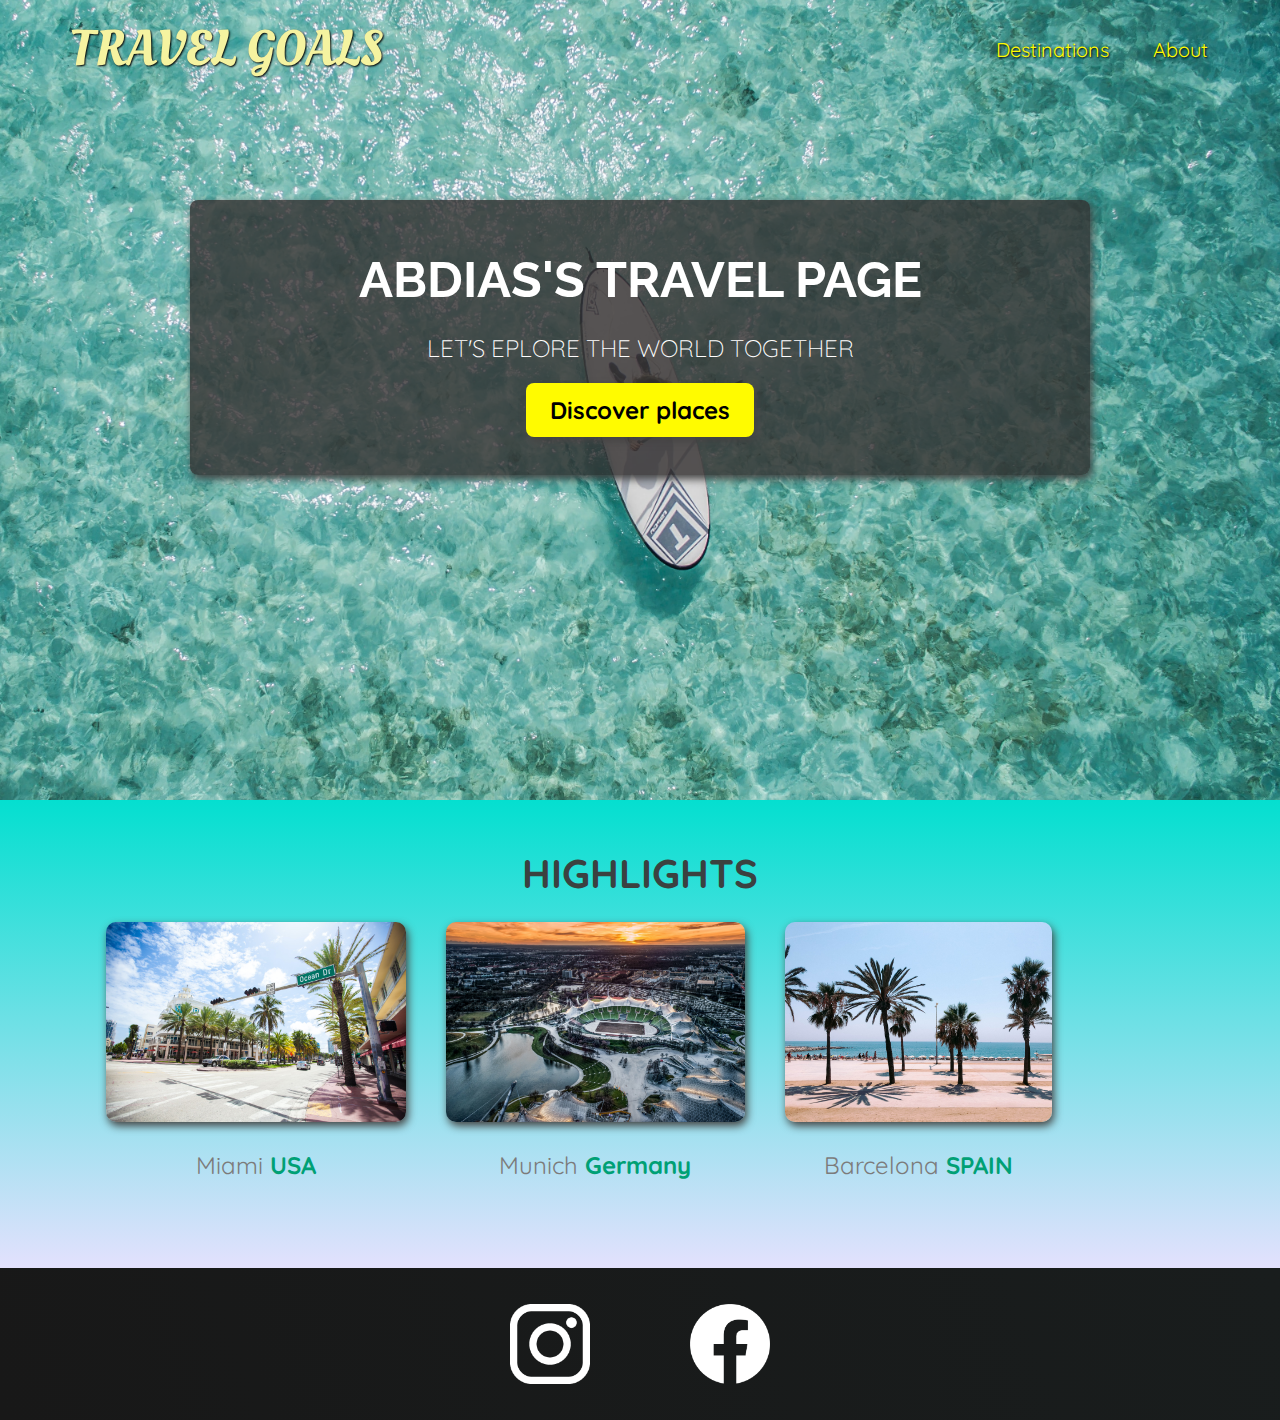
<file: index.html>
<!DOCTYPE html>
<html lang="en">
  <head>
    <meta charset="UTF-8" />
    <link
      href="https://fonts.googleapis.com/css2?family=Raleway:wght@700&family=Oleo+Script:wght@700&family=Quicksand:wght@300;500;700&display=swap"
      rel="stylesheet"
    />
    <link rel="stylesheet" href="shared.css" />
    <link rel="stylesheet" href="styles.css" />
    <title>Travel Goal</title>
  </head>
  <body>
    <header>
      <div id="page-logo">
        <a href="/index.html"> Travel Goals</a>
      </div>
      <nav>
        <ul>
          <li><a href="/places.html">Destinations</a></li>
          <li><a href="">About</a></li>
        </ul>
      </nav>
    </header>
    <main>
      <section id="hero">
        <div id="hero-content">
          <h1>Abdias's Travel Page</h1>
          <p>Let's eplore the world together</p>
          <a href="/places.html">Discover places</a>
        </div>
      </section>
      <section id="highlights">
        <h2>Highlights</h2>
        <ul id="destinations">
          <li class="destination">
            <img
              src="Images/places/miami.jpg"
              alt="Miami streets on sunny day"
            />
            <p>Miami <strong>USA</strong></p>
          </li>
          <li class="destination">
            <img
              src="Images/places/munich.jpg"
              alt="Munich stadium in winter"
            />
            <p>Munich <strong>Germany</strong></p>
          </li>
          <li class="destination">
            <img
              src="Images/places/barcelona.jpg "
              alt="palm beach in barcelona"
            />
            <p>Barcelona <strong>SPAIN</strong></p>
          </li>
        </ul>
      </section>
    </main>
    <footer>
      <ul>
        <li>
          <a href="http://www.instagram.com">
            <img src="Images/icons/insta.png" alt="Instagran logo"
          /></a>
        </li>
        <li>
          <a href="http://www.FACEBOOK.COM">
            <img src="Images/icons/facebook.png" alt="Facebook logo" />
          </a>
        </li>
      </ul>
    </footer>
  </body>
</html>
</file>
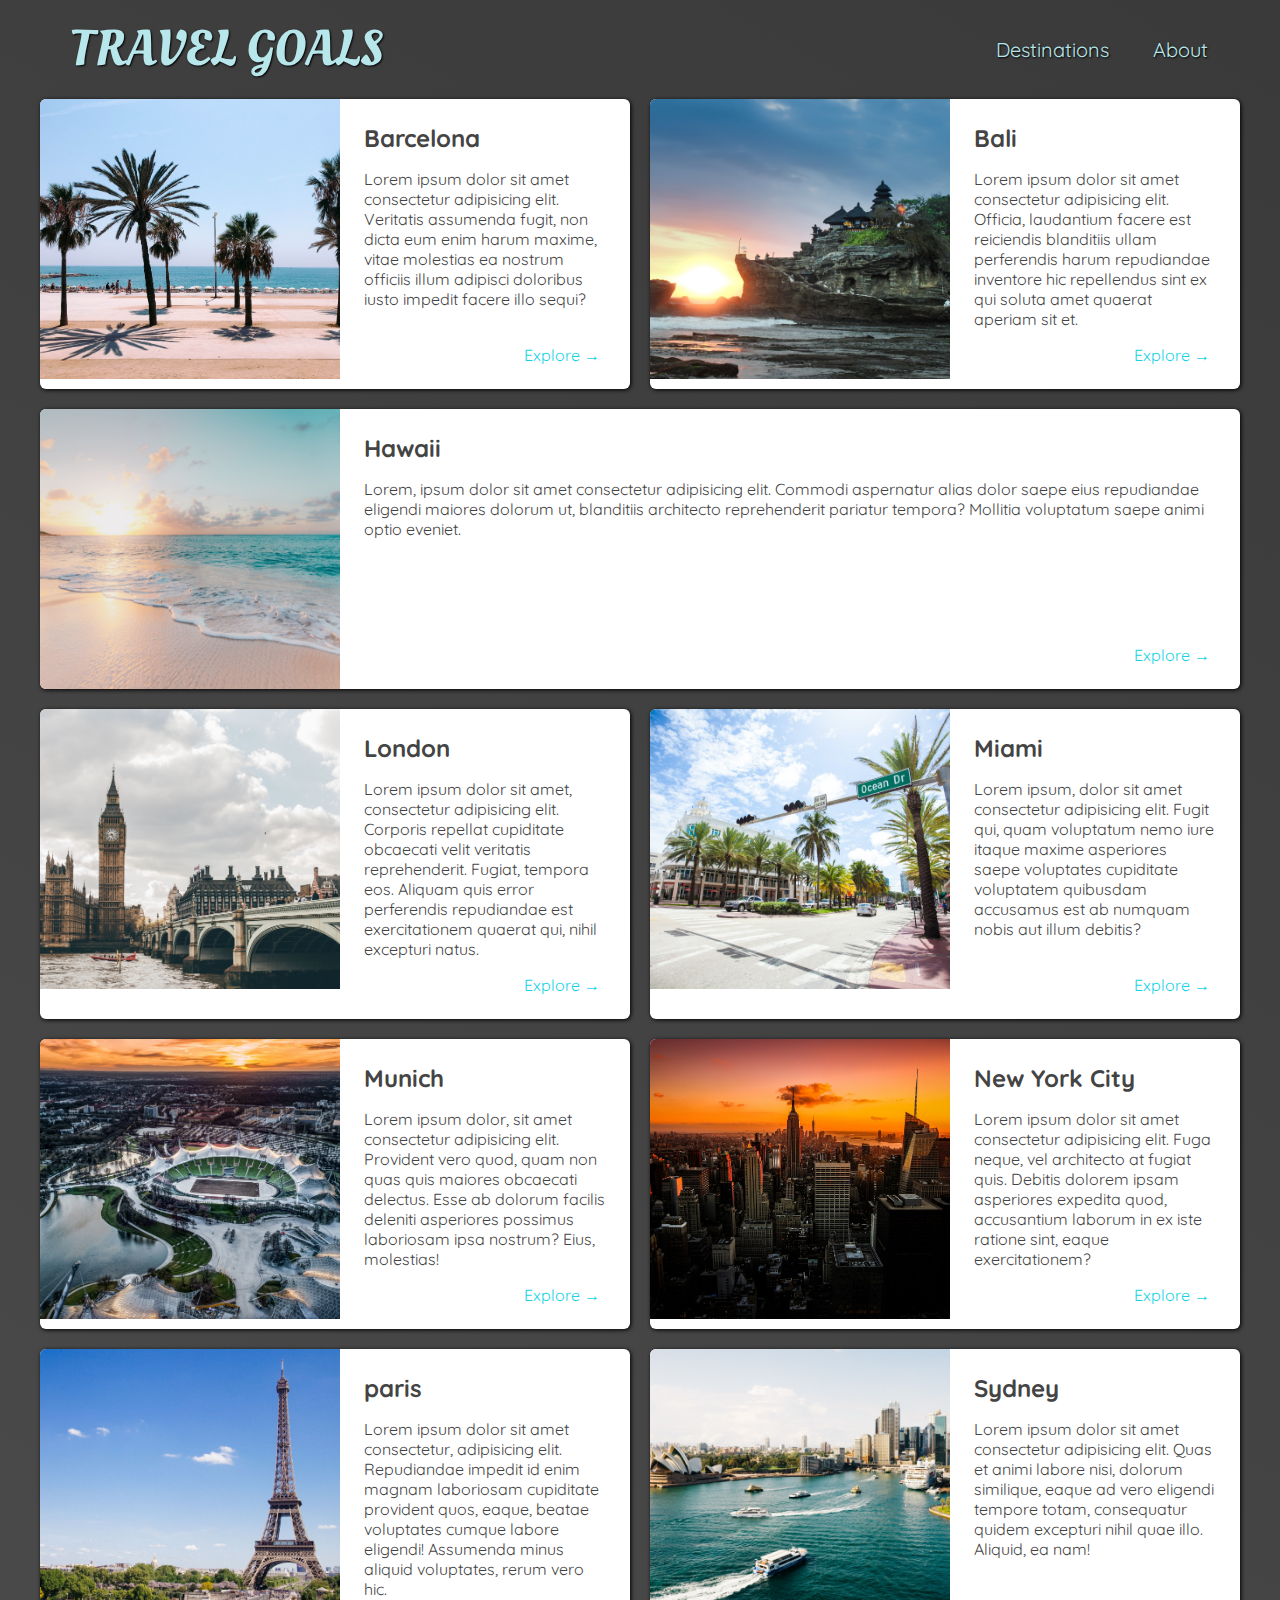
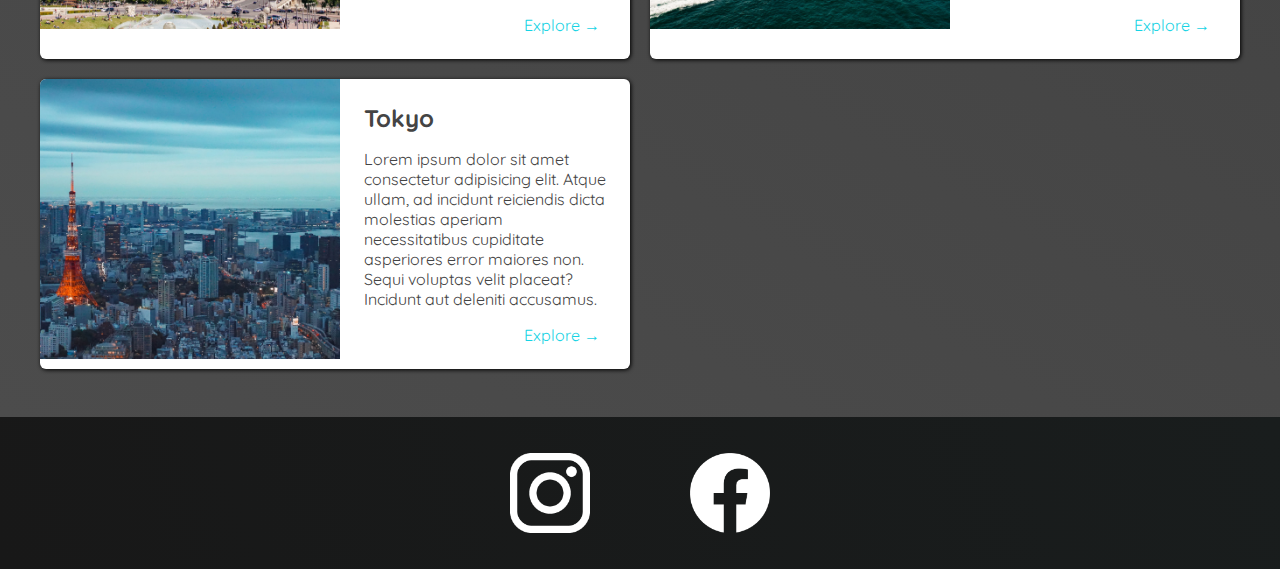
<file: places.html>
<!DOCTYPE html>
<html lang="en">

<head>
    <meta charset="UTF-8" />
    <link
        href="https://fonts.googleapis.com/css2?family=Raleway:wght@700&family=Oleo+Script:wght@700&family=Quicksand:wght@300;500;700&display=swap"
        rel="stylesheet" />
    <link rel="stylesheet" href="shared.css" />
    <link rel="stylesheet" href="places.css" />
    <title>Travel Goal</title>
</head>

<body>
    <header>
        <div id="page-logo">
            <a href="/index.html"> Travel Goals</a>
        </div>
        <nav>
            <ul>
                <li><a href="/places.html">Destinations</a></li>
                <li><a href="">About</a></li>
            </ul>
        </nav>
    </header>
    <main>
        <ul>
            <li>
                <img src="Images/places/barcelona.jpg" alt="City of Barcelona" />
                <div class="item-content">
                    <div>
                        <h2>Barcelona</h2>
                        <p>
                            Lorem ipsum dolor sit amet consectetur adipisicing elit. Veritatis
                            assumenda fugit, non dicta eum enim harum maxime, vitae molestias
                            ea nostrum officiis illum adipisci doloribus iusto impedit facere
                            illo sequi?
                        </p>
                    </div>
                    <div class="actions">
                        <a href="https://en.wikipedia.org/wiki/Barcelona">Explore &#x2192</a>
                    </div>
            </li>
            <li>
                <img src="Images/places/bali.jpg" alt="City of bali" />
                <div class="item-content">
                    <div>
                        <h2>Bali</h2>
                            <p>
                                Lorem ipsum dolor sit amet consectetur adipisicing elit. Officia, laudantium facere est
                                reiciendis blanditiis ullam perferendis harum repudiandae inventore hic repellendus sint
                                ex qui soluta amet quaerat aperiam sit et.

                            </p>
                    </div>
                    <div class="actions">
                        <a href="https://en.wikipedia.org/wiki/Bali">Explore &#x2192</a>
                    </div>
            </li>
            <li>
                <img src="Images/places/hawaii.jpg" alt="City of Hawaii" />
                <div class="item-content">
                    <div>
                        <h2>Hawaii</h2>
                        <p>
                            Lorem, ipsum dolor sit amet consectetur adipisicing elit. Commodi aspernatur alias dolor
                            saepe eius repudiandae eligendi maiores dolorum ut, blanditiis architecto reprehenderit
                            pariatur tempora? Mollitia voluptatum saepe animi optio eveniet.
                        </p>
                    </div>
                    <div class="actions">
                        <a href="https://en.wikipedia.org/wiki/Hawaii">Explore &#x2192</a>
                    </div>
            </li>
            <li>
                <img src="Images/places/london.jpg" alt="City of London" />
                <div class="item-content">
                    <div>
                        <h2>London</h2>
                        <p>
                            Lorem ipsum dolor sit amet, consectetur adipisicing elit. Corporis repellat cupiditate
                            obcaecati velit veritatis reprehenderit. Fugiat, tempora eos. Aliquam quis error perferendis
                            repudiandae est exercitationem quaerat qui, nihil excepturi natus.
                        </p>
                    </div>
                    <div class="actions">
                        <a href="https://en.wikipedia.org/wiki/London">Explore &#x2192</a>
                    </div>
            </li>
            <li>
                <img src="Images/places/miami.jpg" alt="City of Miami" />
                <div class="item-content">
                    <div>
                        <h2>Miami</h2>
                        <p>
                            Lorem ipsum, dolor sit amet consectetur adipisicing elit. Fugit qui, quam voluptatum nemo
                            iure itaque maxime asperiores saepe voluptates cupiditate voluptatem quibusdam accusamus est
                            ab numquam nobis aut illum debitis?
                        </p>
                    </div>
                    <div class="actions">
                        <a href="https://en.wikipedia.org/wiki/miami"> Explore &#x2192</a>
                    </div>
            </li>
            <li>
                <img src="Images/places/munich.jpg" alt="City of Munich" />
                <div class="item-content">
                    <div>
                        <h2>Munich</h2>
                        <p>
                            Lorem ipsum dolor, sit amet consectetur adipisicing elit. Provident vero quod, quam non quas
                            quis maiores obcaecati delectus. Esse ab dolorum facilis deleniti asperiores possimus
                            laboriosam ipsa nostrum? Eius, molestias!
                        </p>
                    </div>
                    <div class="actions">
                        <a href="https://en.wikipedia.org/wiki/Munich">Explore &#x2192</a>
                    </div>
            </li>
            <li>
                <img src="Images/places/new-york-city.jpg" alt="City of New York City" />
                <div class="item-content">
                    <div>
                        <h2>New York City</h2>
                        <p>
                            Lorem ipsum dolor sit amet consectetur adipisicing elit. Fuga neque, vel architecto at
                            fugiat quis. Debitis dolorem ipsam asperiores expedita quod, accusantium laborum in ex iste
                            ratione sint, eaque exercitationem?
                        </p>
                    </div>
                    <div class="actions">
                        <a href="https://en.wikipedia.org/wiki/new-york-city">Explore &#x2192</a>
                    </div>
            </li>
            <li>
                <img src="Images/places/paris.jpg" alt="City of Paris" />
                <div class="item-content">
                    <div>
                        <h2>paris</h2>
                        <p>
                           Lorem ipsum dolor sit amet consectetur, adipisicing elit. Repudiandae impedit id enim magnam laboriosam cupiditate provident quos, eaque, beatae voluptates cumque labore eligendi! Assumenda minus aliquid voluptates, rerum vero hic.
                        </p>
                    </div>
                    <div class="actions">
                        <a href="https://en.wikipedia.org/wiki/Paris">Explore &#x2192</a>
                    </div>
            </li>
            <li>
                <img src="Images/places/sydney.jpg" alt="City of Sydney" />
                <div class="item-content">
                    <div>
                        <h2>Sydney</h2>
                        <p>
                           Lorem ipsum dolor sit amet consectetur adipisicing elit. Quas et animi labore nisi, dolorum similique, eaque ad vero eligendi tempore totam, consequatur quidem excepturi nihil quae illo. Aliquid, ea nam!
                        </p>
                    </div>
                    <div class="actions">
                        <a href="https://en.wikipedia.org/wiki/Sydney">Explore &#x2192</a>
                    </div>
            </li>
            <li>
                <img src="Images/places/tokyo.jpg" alt="City of Tokyo" />
                <div class="item-content">
                    <div>
                        <h2>Tokyo</h2>
                        <p>
                            Lorem ipsum dolor sit amet consectetur adipisicing elit. Atque ullam, ad incidunt reiciendis dicta molestias aperiam necessitatibus cupiditate asperiores error maiores non. Sequi voluptas velit placeat? Incidunt aut deleniti accusamus.
                        </p>
                    </div>
                    <div class="actions">
                        <a href="https://en.wikipedia.org/wiki/Tokyo">Explore &#x2192</a>
                    </div>             
            </li>

        </ul>
    </main>
    <footer>
        <ul>
            <li>
                <a href="http://www.instagram.com">
                    <img src="Images/icons/insta.png" alt="Instagran logo" /></a>
            </li>
            <li>
                <a href="http://www.FACEBOOK.COM">
                    <img src="Images/icons/facebook.png" alt="Facebook logo" />
                </a>
            </li>
        </ul>
    </footer>
</body>

</html>
</file>
<file: shared.css>
body {
  font-family: "Quicksand", sans-serif;
  margin: 0;
}

ul {
  list-style: none;
  padding: 0;
  margin: 0;
}

header {
  display: flex;
  justify-content: space-between;
  align-items: center;
  padding: 15px 60px;
  position: absolute;
  width: 100%;
  top: 0;
  left: 0;
  box-sizing: border-box;
}

#page-logo a {
  padding: 10px;
  font-family: "Oleo Script", sans-serif;
  color: rgb(245, 243, 160);
  font-size: 50px;
  text-decoration: none;
  text-transform: uppercase;
  text-shadow: 1px 1px 2px rgb(0, 0, 0);
}

header ul {
  display: flex;
}
header li {
  margin-left: 20px;
}

header a {
  color: rgb(255, 251, 0);
  text-decoration: none;
  font-size: 20px;
  padding: 12px;
  text-shadow: 1px 1px 2px rgb(0, 0, 0.2);
  border-radius: 6px;
}

header a:hover {
  color: rgb(77, 77, 77);
  background-color: rgb(255, 251, 0);
}

footer {
  background: linear-gradient(70deg, rgb(24, 24, 24), rgb(25, 29, 29));
  padding: 36px 0;
}

footer ul {
  display: flex;
  justify-content: center;
  /*padding: 40px ;*/
}

footer li {
  width: 80px;
  height: 80px;
  margin: 0 50px;
}
footer img {
  width: 100%;
  height: 100%;
}
</file>
<file: styles.css>
#hero {
  height: 800px;
  background-image: url("Images/places/ocean.jpg");
  background-position: center;
  background-size: cover;
}

#hero-content {
  width: 900px;
  background-color: rgb(51, 47, 47, 0.8);
  box-shadow: 2px 4px 8px rgb(68, 67, 67);
  border-radius: 8px;
  text-align: center;
  padding: 50px 0;
  margin: 0 auto;
  position: relative;
  top: 200px;
}

#hero-content h1 {
  color: white;
  text-transform: uppercase;
  font-size: 50px;
  font-family: "Raleway", sans-serif;
  margin: 0;
}
#hero-content p {
  color: white;
  text-transform: uppercase;
  font-size: 24px;
  font-weight: 300;
  margin-bottom: 32px;
}

#hero-content a {
  text-decoration: none;
  background-color: rgb(255, 251, 0);
  padding: 12px 24px;
  color: black;
  font-size: 24px;
  font-weight: bold;
  border-radius: 8px;
  box-shadow: 2px 4px 8px rgb(68, 67, 67);
}

#hero-content a:hover {
  background-color: rgb(255, 251, 0);
}

#highlights {
  padding: 24px;
  background: linear-gradient(0deg, rgb(227, 225, 253), rgb(4, 223, 208));
}

#highlights h2 {
  text-transform: uppercase;
  text-align: center;
  font-size: 40px;
  color: rgb(59, 65, 64);
  margin: 24px 0;
}

#destinations {
  display: flex;
  width: 90%;
  margin: auto;
  margin-bottom: 40px;
}

.destination {
  margin: 0 20px;
  text-align: uppercase;
}

.destination p {
  text-align: center;
  font-size: 24px;
  color: rgb(124, 123, 123);
}

.destination img {
  height: 200px;
  width: 100%;
  box-shadow: 2px 4px 8px rgb(68, 67, 66);
  border-radius: 10px;
  object-fit: cover;
}

.destination strong {
  color: rgb(0, 160, 117);
}
</file>
<file: places.css>
body {
  background: linear-gradient(30deg, rgb(77, 77, 77), rgb(58, 58, 58));
  color: rgb(68, 68, 68);
}

#page-logo a {
  color: rgb(183, 230, 235);
}

header {
  position: static;
}

header a {
  color: rgb(183, 230, 235);
}

header nav a:hover {
  background-color: rgb(183, 230, 235);
  color: rgb(59, 59, 59);
}

main ul {
  width: 1200px;
  margin: 0 auto 48px auto;
  display: grid;
  grid-template-columns: 1fr 1fr;
  gap: 20px 20px;
}

li:nth-of-type(3) {
  grid-column: 1 / span 2;
}

main li {
  display: flex;
  background-color: white;
  box-shadow: 1px 1px 4px rgb(0, 0, 0.2);
  border-radius: 6px;
  overflow: hidden;
}

main li img {
  width: 300px;
  height: 280px;
  object-fit: cover;
}

.item-content {
  padding: 24px;
  display: flex;
  flex-direction: column;
  justify-content: space-between;
}

.item-content h2 {
  margin: 0;
}

.actions {
  text-align: right;
}

.actions a {
  text-decoration: none;
  padding: 6px;
  color: rgb(22, 211, 228);
  border-radius: 5px;
}
.actions a:hover {
  background-color: rgb(235, 253, 255);
}
</file>
